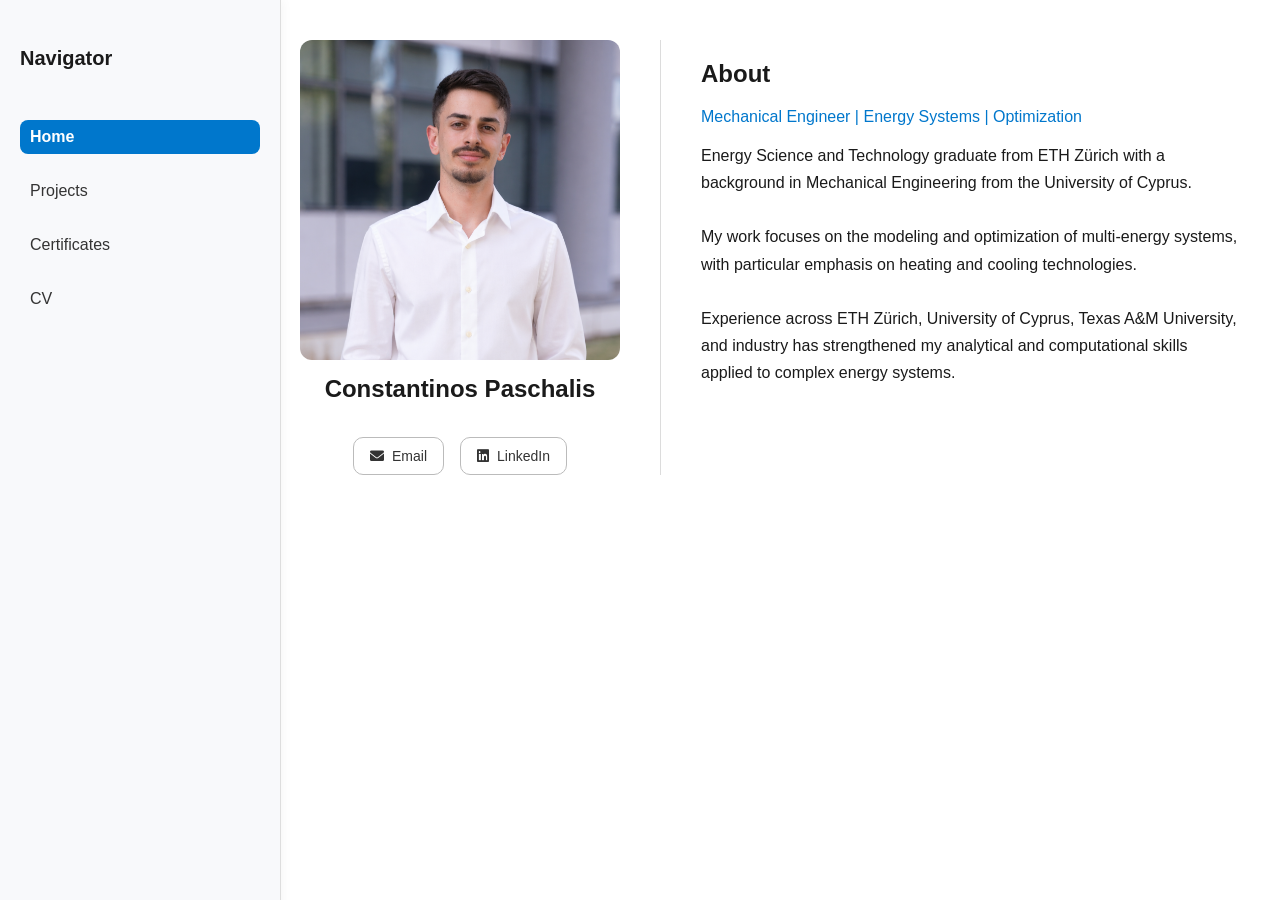
<file: index.html>
<!DOCTYPE html>
<html>
<head>
  <title>Constantinos Paschalis | Portfolio</title>
  <meta name="viewport" content="width=device-width, initial-scale=1.0">
  <meta name="description" content="Portfolio of Constantinos Paschalis - Mechanical Engineer specializing in Energy Systems and Optimization.">

  <link rel="stylesheet" href="style.css">

  <!-- ICONS -->
  <link rel="stylesheet" href="https://cdnjs.cloudflare.com/ajax/libs/font-awesome/6.0.0/css/all.min.css">
</head>
  
<body>

<!-- SIDEBAR -->
<div class="sidebar">
  <div class="mobile-header">
    <button class="menu-toggle">☰</button>
    <span class="current-page">Home</span>
  </div>
  
  <h2>Navigator</h2>

  <a href="index.html" class="nav-link active">Home</a>
  <a href="projects.html" class="nav-link">Projects</a>
  <a href="certificates.html" class="nav-link">Certificates</a>
  <a href="Constantinos_Paschalis_CV.pdf" target="_blank" rel="noopener noreferrer" class="nav-link">CV</a>
</div>

<!-- MAIN -->
<div class="main">

<div class="hero">

  <!-- LEFT -->
  <div class="hero-left">
    <img src="images/profile.png" class="profile-pic" alt="Constantinos Paschalis profile photo">
    <h1>Constantinos Paschalis</h1>

    <div class="contact-buttons">
      <a href="mailto:con.paschalis@gmail.com?subject=Hello Constantinos" class="contact-btn">
        <i class="fa-solid fa-envelope"></i> Email
      </a>

      <a href="https://www.linkedin.com/in/con-paschalis" target="_blank" rel="noopener noreferrer" class="contact-btn">
        <i class="fab fa-linkedin"></i> LinkedIn
      </a>
    </div>
  </div>

  <!-- DIVIDER -->
  <div class="hero-divider"></div>

  <!-- RIGHT -->
  <div class="hero-right">
    <h2>About</h2>
    <p class="tagline">Mechanical Engineer | Energy Systems | Optimization</p>

    <p class="intro">
      Energy Science and Technology graduate from ETH Zürich with a background in Mechanical Engineering from the University of Cyprus.

      <br><br>

      My work focuses on the modeling and optimization of multi-energy systems, with particular
      emphasis on heating and cooling technologies.

      <br><br>

      Experience across ETH Zürich, University of Cyprus, Texas A&M University, and industry
      has strengthened my analytical and computational skills applied to complex energy systems.
    </p>
  </div>

</div>

</div>

<script>
  const toggle = document.querySelector('.menu-toggle');
  const sidebar = document.querySelector('.sidebar');

  toggle.addEventListener('click', () => {
    sidebar.classList.toggle('open');
  });
</script>

</body>
</html>
</file>
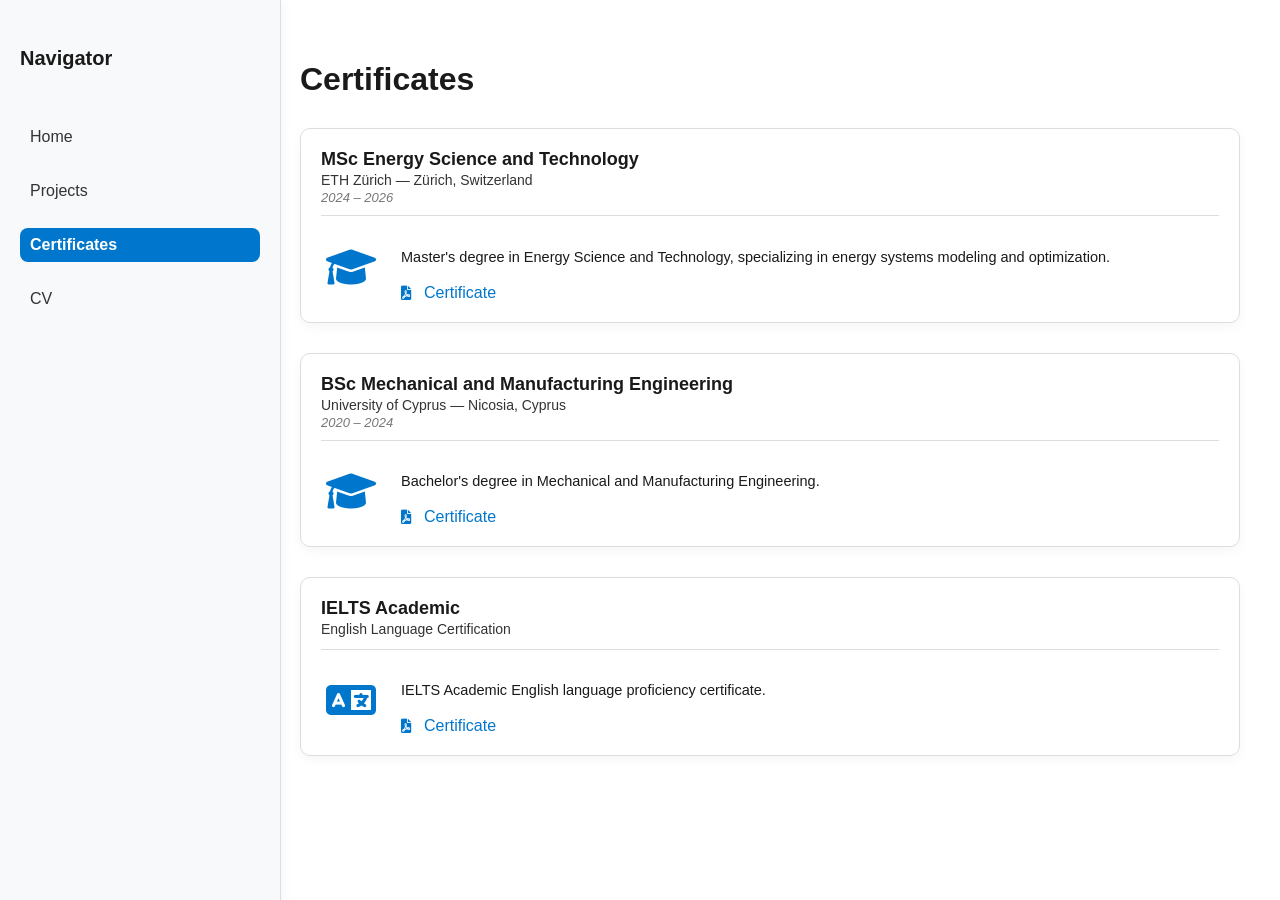
<file: certificates.html>
<!DOCTYPE html>
<html>
<head>
  <meta name="viewport" content="width=device-width, initial-scale=1.0">
  <title>Certificates | Constantinos Paschalis</title>
  <link rel="stylesheet" href="style.css">

  <link rel="stylesheet"
        href="https://cdnjs.cloudflare.com/ajax/libs/font-awesome/6.0.0/css/all.min.css">
</head>

<body>

<!-- SIDEBAR -->
<div class="sidebar">

  <div class="mobile-header">
    <button class="menu-toggle">☰</button>
    <span class="current-page">Certificates</span>
  </div>

  <h2>Navigator</h2>

  <a href="index.html" class="nav-link">Home</a>
  <a href="projects.html" class="nav-link">Projects</a>
  <a href="certificates.html" class="nav-link active">Certificates</a>
  <a href="Constantinos_Paschalis_CV.pdf"
     target="_blank"
     rel="noopener noreferrer"
     class="nav-link">CV</a>

</div>


<!-- MAIN -->
<div class="main">

  <h1>Certificates</h1>


  <!-- MSc -->
  <div class="card">

    <div class="project-header">
      <div>
        <h3 class="project-title">
          MSc Energy Science and Technology
        </h3>

        <p class="project-place">
          ETH Zürich — Zürich, Switzerland
        </p>

        <p class="project-date">
          2024 – 2026
        </p>
      </div>
    </div>

    <hr class="project-divider">

    <div class="project-body certificate-body">

      <i class="fa-solid fa-graduation-cap certificate-icon"></i>

      <div class="project-text">

        <p>
          Master's degree in Energy Science and Technology,
          specializing in energy systems modeling and optimization.
        </p>

        <div class="project-links">
          <a href="certificates/MSc.pdf"
             target="_blank"
             rel="noopener noreferrer">
            <i class="fa-solid fa-file-pdf"></i>
            Certificate
          </a>
        </div>

      </div>

    </div>

  </div>


  <!-- BSc -->
  <div class="card">

    <div class="project-header">
      <div>
        <h3 class="project-title">
          BSc Mechanical and Manufacturing Engineering
        </h3>

        <p class="project-place">
          University of Cyprus — Nicosia, Cyprus
        </p>

        <p class="project-date">
          2020 – 2024
        </p>
      </div>
    </div>

    <hr class="project-divider">

    <div class="project-body certificate-body">

      <i class="fa-solid fa-graduation-cap certificate-icon"></i>

      <div class="project-text">

        <p>
          Bachelor's degree in Mechanical and Manufacturing Engineering.
        </p>

        <div class="project-links">
          <a href="certificates/BSc.pdf"
             target="_blank"
             rel="noopener noreferrer">
            <i class="fa-solid fa-file-pdf"></i>
            Certificate
          </a>
        </div>

      </div>

    </div>

  </div>


  <!-- IELTS -->
  <div class="card">

    <div class="project-header">
      <div>
        <h3 class="project-title">
          IELTS Academic
        </h3>

        <p class="project-place">
          English Language Certification
        </p>

        <p class="project-date">
          <!-- Add date -->
        </p>
      </div>
    </div>

    <hr class="project-divider">

    <div class="project-body certificate-body">

      <i class="fa-solid fa-language certificate-icon"></i>

      <div class="project-text">

        <p>
          IELTS Academic English language proficiency certificate.
        </p>

        <div class="project-links">
          <a href="certificates/IELTs-Constantinos.pdf"
             target="_blank"
             rel="noopener noreferrer">
            <i class="fa-solid fa-file-pdf"></i>
            Certificate
          </a>
        </div>

      </div>

    </div>

  </div>

</div>


<script>

  const toggle = document.querySelector('.menu-toggle');
  const sidebar = document.querySelector('.sidebar');

  if (toggle) {
    toggle.addEventListener('click', () => {
      sidebar.classList.toggle('open');
    });
  }

</script>

</body>
</html>
</file>
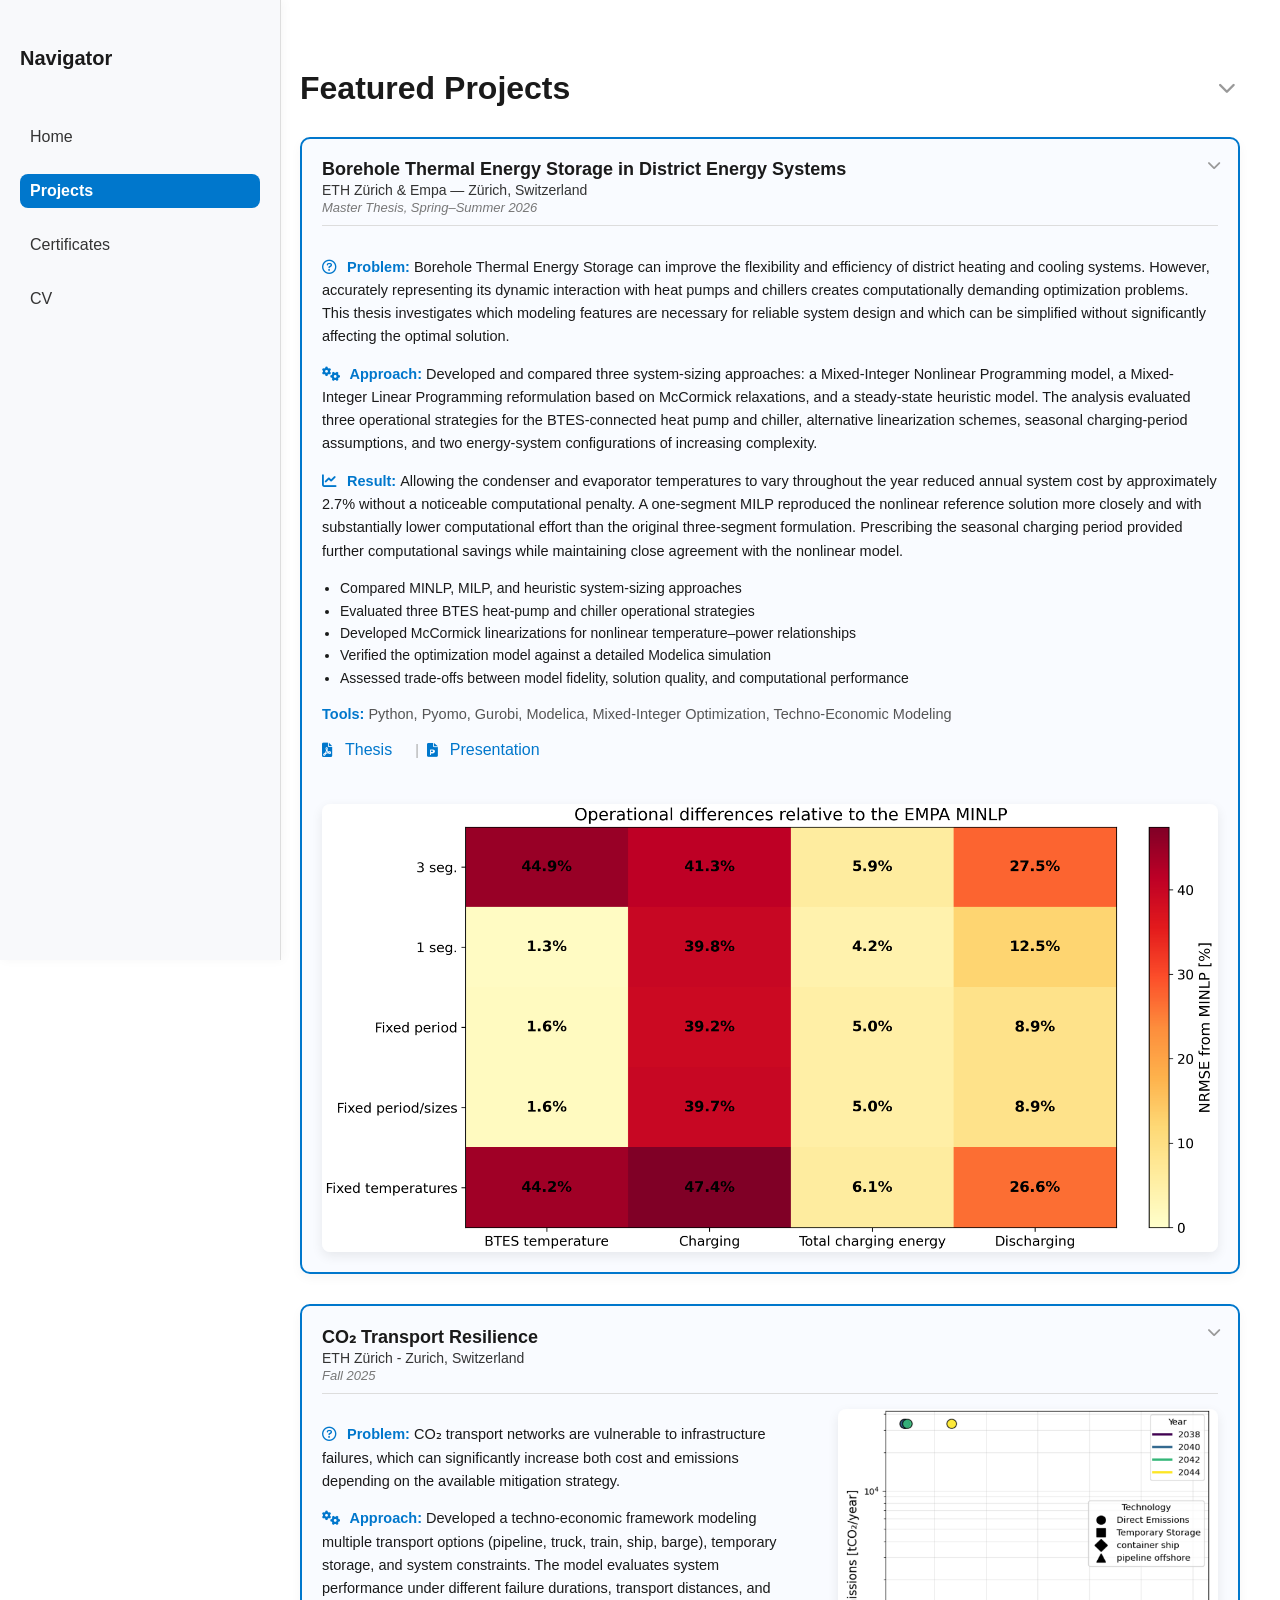
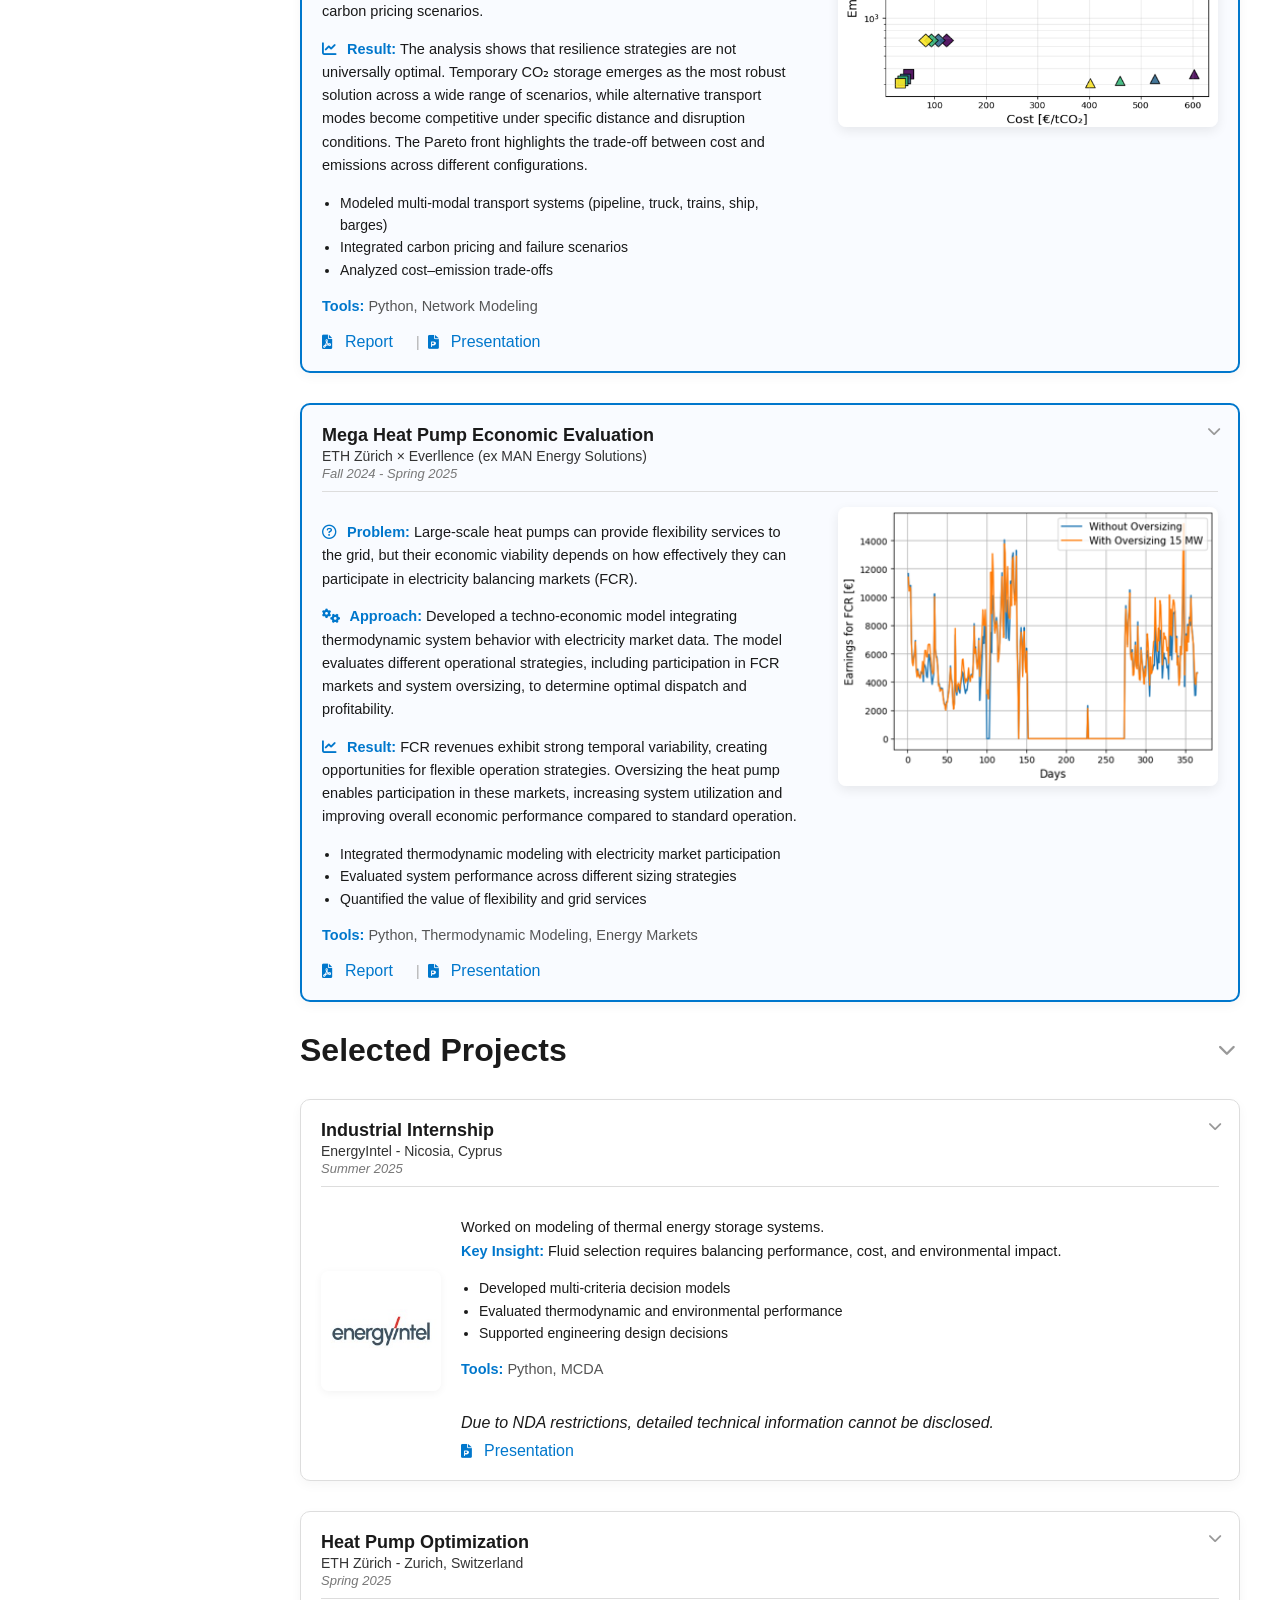
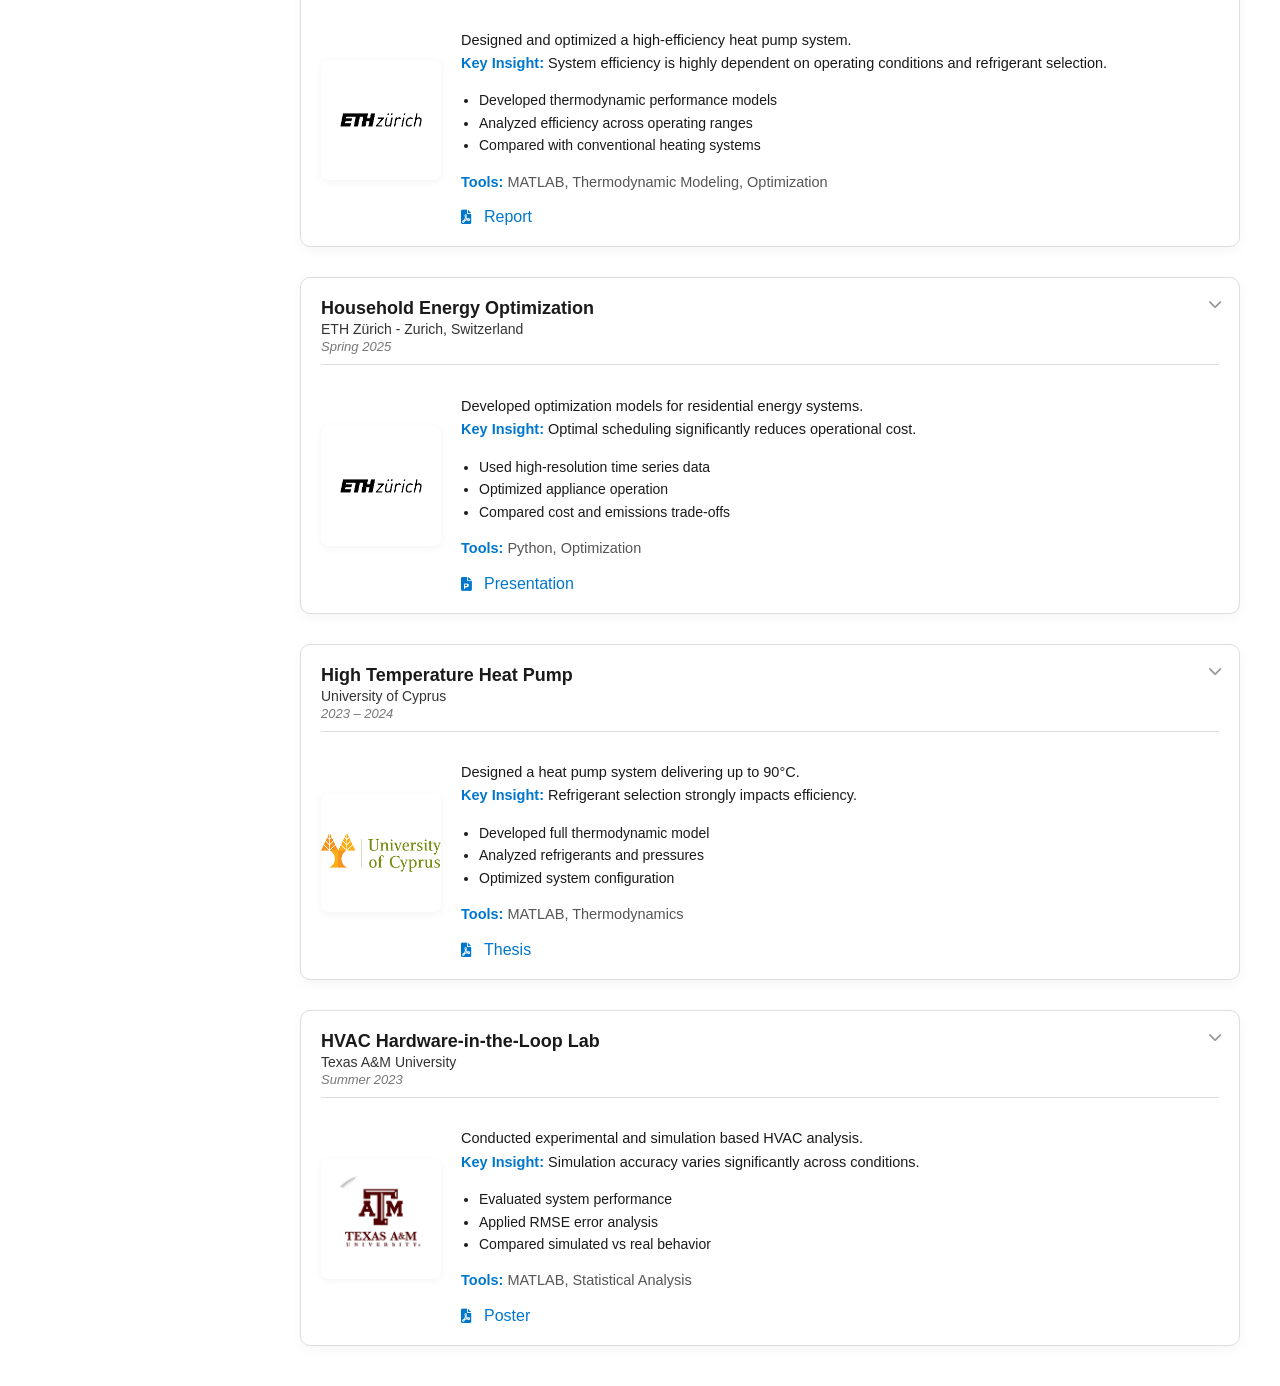
<file: projects.html>
<!DOCTYPE html>
<html>
<head>
  <meta name="viewport" content="width=device-width, initial-scale=1.0">
  <title>Projects</title>
  <link rel="stylesheet" href="style.css">
  <link rel="stylesheet" href="https://cdnjs.cloudflare.com/ajax/libs/font-awesome/6.0.0/css/all.min.css"> <!--Icon Library -->
</head>
  
<body>
  
<div class="sidebar">
  <div class="mobile-header">
    <button class="menu-toggle">☰</button>
    <span class="current-page">Projects</span>
  </div>
  
  <h2>Navigator</h2>

  <a href="index.html" class="nav-link">Home</a>
  <a href="projects.html" class="nav-link active">Projects</a>
  <a href="certificates.html" class="nav-link">Certificates</a>
  <a href="Constantinos_Paschalis_CV.pdf" target="_blank" rel="noopener noreferrer" class="nav-link">CV</a>
</div>

<div class="main">

<!-- ========================= -->
<!-- MASTER THESIS -->
<!-- ========================= -->

<div class="featured-section">

  <div class="featured-header">
    <h1>Featured Projects</h1>
    <button class="featured-toggle" aria-label="Toggle featured projects">
      <i class="fa-solid fa-chevron-down"></i>
    </button>
  </div>
  
  <div class="card featured">
    <button class="toggle-btn" aria-label="Toggle master thesis details">
      <i class="fa-solid fa-chevron-down"></i>
    </button>
  
    <div class="project-header">
      <div>
        <h3 class="project-title">
          Borehole Thermal Energy Storage in District Energy Systems
        </h3>
  
        <p class="project-place">
          ETH Zürich &amp; Empa — Zürich, Switzerland
        </p>
  
        <p class="project-date">
          Master Thesis, Spring–Summer 2026
        </p>
      </div>
    </div>
  
    <hr class="project-divider">
  
    <div class="project-body thesis-layout">
      
      <div class="project-text">
  
        <p>
          <strong>
            <i class="fa-regular fa-circle-question"></i> Problem:
          </strong>
          Borehole Thermal Energy Storage can improve the flexibility and
          efficiency of district heating and cooling systems. However, accurately
          representing its dynamic interaction with heat pumps and chillers
          creates computationally demanding optimization problems. This thesis
          investigates which modeling features are necessary for reliable system
          design and which can be simplified without significantly affecting the
          optimal solution.
        </p>
  
        <p>
          <strong>
            <i class="fa-solid fa-gears"></i> Approach:
          </strong>
          Developed and compared three system-sizing approaches: a
          Mixed-Integer Nonlinear Programming model, a Mixed-Integer Linear
          Programming reformulation based on McCormick relaxations, and a
          steady-state heuristic model. The analysis evaluated three operational
          strategies for the BTES-connected heat pump and chiller, alternative
          linearization schemes, seasonal charging-period assumptions, and two
          energy-system configurations of increasing complexity.
        </p>
  
        <p>
          <strong>
            <i class="fa-solid fa-chart-line"></i> Result:
          </strong>
          Allowing the condenser and evaporator temperatures to vary throughout
          the year reduced annual system cost by approximately 2.7% without a
          noticeable computational penalty. A one-segment MILP reproduced the
          nonlinear reference solution more closely and with substantially lower
          computational effort than the original three-segment formulation.
          Prescribing the seasonal charging period provided further computational
          savings while maintaining close agreement with the nonlinear model.
        </p>
  
        <ul class="project-highlights">
          <li>Compared MINLP, MILP, and heuristic system-sizing approaches</li>
          <li>Evaluated three BTES heat-pump and chiller operational strategies</li>
          <li>Developed McCormick linearizations for nonlinear temperature–power relationships</li>
          <li>Verified the optimization model against a detailed Modelica simulation</li>
          <li>Assessed trade-offs between model fidelity, solution quality, and computational performance</li>
        </ul>
  
        <p class="project-tech">
          <strong>Tools:</strong>
          Python, Pyomo, Gurobi, Modelica, Mixed-Integer Optimization,
          Techno-Economic Modeling
        </p>
  
        <div class="project-links">
          <a
            href="projects/Constantinos_Paschalis_Master_Thesis.pdf"
            target="_blank"
            rel="noopener noreferrer"
          >
            <i class="fa-solid fa-file-pdf"></i> Thesis
          </a>
  
          <span class="link-separator">|</span>
  
          <a
            href="projects/Constantinos Paschalis - Final Presentation.pdf"
            target="_blank"
            rel="noopener noreferrer"
          >
            <i class="fa-solid fa-file-powerpoint"></i> Presentation
          </a>
        </div>
  
      </div>
  
      <div style="width:100%; margin-top:25px;">
        <a
          href="images/rmse.png"
          target="_blank"
          rel="noopener noreferrer"
          style="display:block; width:100%;"
        >
          <img
            src="images/rmse.png"
            alt="Normalized root-mean-square differences of the linearized formulations relative to the reference MINLP model"
            loading="lazy"
            style="
              display:block;
              width:100%;
              height:auto;
              max-width:900px;
              margin:0 auto;
              border-radius:8px;
              box-shadow:0 4px 12px rgba(0,0,0,0.08);
              cursor:zoom-in;
            "
          >
        </a>
      </div>
  
    </div>
  </div>
  
    
  <!-- ========================= -->
  <!-- CO2 PROJECT -->
  <!-- ========================= -->
  
  <div class="card featured">
    <button class="toggle-btn">
      <i class="fa-solid fa-chevron-down"></i>
    </button>
  
    <div class="project-header">
      <div>
        <h3 class="project-title">CO₂ Transport Resilience</h3>
        <p class="project-place">ETH Zürich - Zurich, Switzerland</p>
        <p class="project-date">Fall 2025</p>
      </div>
    </div>
  
    <hr class="project-divider">
  
    <div class="project-body with-image">
  
      <div class="project-text">
    
        <p>
          <strong><i class="fa-regular fa-circle-question"></i> Problem:</strong> CO₂ transport networks are vulnerable to infrastructure failures, which can significantly increase both cost and emissions depending on the available mitigation strategy.
        </p>
      
        <p>
          <strong><i class="fa-solid fa-gears"></i> Approach:</strong> Developed a techno-economic framework modeling multiple transport options (pipeline, truck, train, ship, barge), temporary storage, and system constraints. The model evaluates system performance under different failure durations, transport distances, and carbon pricing scenarios.
        </p>
      
        <p>
          <strong><i class="fa-solid fa-chart-line"></i> Result:</strong> The analysis shows that resilience strategies are not universally optimal. Temporary CO₂ storage emerges as the most robust solution across a wide range of scenarios, while alternative transport modes become competitive under specific distance and disruption conditions. The Pareto front highlights the trade-off between cost and emissions across different configurations.
        </p>
        
        <ul class="project-highlights">
          <li>Modeled multi-modal transport systems (pipeline, truck, trains, ship, barges)</li>
          <li>Integrated carbon pricing and failure scenarios</li>
          <li>Analyzed cost–emission trade-offs</li>
        </ul>
    
        <p class="project-tech">
          <strong>Tools:</strong> Python, Network Modeling
        </p>
    
        <div class="project-links">
          <a href="projects/CO2_Transport_Resilience.pdf" target="_blank">
            <i class="fa-solid fa-file-pdf"></i> Report
          </a>
  
          <span class="link-separator">|</span>
          
          <a href="projects/SP_Constantinos_Paschalis_presentation.pdf" target="_blank">
            <i class="fa-solid fa-file-powerpoint"></i> Presentation
          </a>
        </div>
    
      </div>
  
      <a href="images/CO2_results.png" target="_blank">
        <img src="images/CO2_results.png" class="project-image large">
      </a>
      
    </div>
  </div>
  
  
  <!-- ========================= -->
  <!-- MEGA HEAT PUMP (FEATURED) -->
  <!-- ========================= -->
  
  <div class="card featured">
    <button class="toggle-btn">
      <i class="fa-solid fa-chevron-down"></i>
    </button>
  
    <div class="project-header">
      <div>
        <h3 class="project-title">Mega Heat Pump Economic Evaluation</h3>
        <p class="project-place">ETH Zürich × Everllence (ex MAN Energy Solutions)</p>
        <p class="project-date">Fall 2024 - Spring 2025</p>
      </div>
    </div>
  
    <hr class="project-divider">
  
    <div class="project-body with-image">
  
      <div class="project-text">
    
        <p>
          <strong><i class="fa-regular fa-circle-question"></i> Problem:</strong> Large-scale heat pumps can provide flexibility services to the grid, but their economic viability depends on how effectively they can participate in electricity balancing markets (FCR).
        </p>
      
        <p>
          <strong><i class="fa-solid fa-gears"></i> Approach:</strong> Developed a techno-economic model integrating thermodynamic system behavior with electricity market data. The model evaluates different operational strategies, including participation in FCR markets and system oversizing, to determine optimal dispatch and profitability.
        </p>
      
        <p>
          <strong><i class="fa-solid fa-chart-line"></i> Result:</strong> FCR revenues exhibit strong temporal variability, creating opportunities for flexible operation strategies. Oversizing the heat pump enables participation in these markets, increasing system utilization and improving overall economic performance compared to standard operation.
        </p>
    
        <ul class="project-highlights">
          <li>Integrated thermodynamic modeling with electricity market participation</li>
          <li>Evaluated system performance across different sizing strategies</li>
          <li>Quantified the value of flexibility and grid services</li>
        </ul>
    
        <p class="project-tech">
          <strong>Tools:</strong> Python, Thermodynamic Modeling, Energy Markets
        </p>
    
        <div class="project-links">
          <a href="projects/Case_Study_FInal_Report.pdf" target="_blank">
            <i class="fa-solid fa-file-pdf"></i>Report
          </a>
  
          <span class="link-separator">|</span>
          
          <a href="projects/Case_Study_FInal_Presentation.pdf" target="_blank">
            <i class="fa-solid fa-file-powerpoint"></i> Presentation
          </a>
        </div>
    
      </div>
  
      <a href="images/MAN_results.png" target="_blank">
        <img src="images/MAN_results.png" class="project-image large">
      </a>
    
    </div>
  </div>
</div>

  
<div class="selected-section">

    <div class="selected-header">
        <h1>Selected Projects</h1>
        <button class="selected-toggle">
            <i class="fas fa-chevron-down"></i>
        </button>
    </div>

  
  <!-- ========================= -->
  <!-- ENERGY INTEL -->
  <!-- ========================= -->
  
  <div class="card">
    <button class="toggle-btn">
      <i class="fa-solid fa-chevron-down"></i>
    </button>
  
    <div class="project-header">
      <div>
        <h3 class="project-title">Industrial Internship</h3>
        <p class="project-place">EnergyIntel - Nicosia, Cyprus</p>
        <p class="project-date">Summer 2025</p>
      </div>
    </div>
  
    <hr class="project-divider">
  
    <div class="project-body">
      <img src="images/energy_intel.jpeg" class="project-image">
      <div class="project-text">
  
        <p>
          Worked on modeling of thermal energy storage systems.<br>
  
          <strong>Key Insight:</strong> Fluid selection requires balancing performance, cost, and environmental impact.
        </p>
  
        <ul class="project-highlights">
          <li>Developed multi-criteria decision models</li>
          <li>Evaluated thermodynamic and environmental performance</li>
          <li>Supported engineering design decisions</li>
        </ul>
  
        <p class="project-tech">
          <strong>Tools:</strong> Python, MCDA
        </p>
  
        <br>
  
        <em>Due to NDA restrictions, detailed technical information cannot be disclosed.</em>
  
        <div class="project-links">
          <a href="projects/EnergyIntel_Internship.pdf" target="_blank" rel="noopener noreferrer">
            <i class="fa-solid fa-file-powerpoint"></i> Presentation
          </a>
        </div>
  
      </div>
    </div>
  </div>
    
    
  
  <!-- ========================= -->
  <!-- HEAT PUMP OPTIMIZATION -->
  <!-- ========================= -->
  
  <div class="card">
    <button class="toggle-btn">
      <i class="fa-solid fa-chevron-down"></i>
    </button>
    <div class="project-header">
      <div>
        <h3 class="project-title">Heat Pump Optimization</h3>
        <p class="project-place">ETH Zürich - Zurich, Switzerland</p>
        <p class="project-date">Spring 2025</p>
      </div>
    </div>
  
    <hr class="project-divider">
  
    <div class="project-body">
      <img src="images/eth.png" class="project-image">
      <div class="project-text">
  
        <p>
          Designed and optimized a high-efficiency heat pump system.<br>
  
          <strong>Key Insight:</strong> System efficiency is highly dependent on operating conditions and refrigerant selection.
        </p>
  
        <ul class="project-highlights">
          <li>Developed thermodynamic performance models</li>
          <li>Analyzed efficiency across operating ranges</li>
          <li>Compared with conventional heating systems</li>
        </ul>
  
        <p class="project-tech">
          <strong>Tools:</strong> MATLAB, Thermodynamic Modeling, Optimization
        </p>
  
        <div class="project-links">
          <a href="projects/Heat_Pump_Optimization.pdf" target="_blank">
            <i class="fa-solid fa-file-pdf"></i> Report
          </a>
        </div>
  
      </div>
    </div>
  </div>
  
  
  <!-- ========================= -->
  <!-- HOUSEHOLD -->
  <!-- ========================= -->
  
  <div class="card">
    <button class="toggle-btn">
      <i class="fa-solid fa-chevron-down"></i>
    </button>
    <div class="project-header">
      <div>
        <h3 class="project-title">Household Energy Optimization</h3>
        <p class="project-place">ETH Zürich - Zurich, Switzerland</p>
        <p class="project-date">Spring 2025</p>
      </div>
    </div>
  
    <hr class="project-divider">
  
    <div class="project-body">
      <img src="images/eth.png" class="project-image">
      <div class="project-text">
  
        <p>
          Developed optimization models for residential energy systems.<br>
  
          <strong>Key Insight:</strong> Optimal scheduling significantly reduces operational cost.
        </p>
  
        <ul class="project-highlights">
          <li>Used high-resolution time series data</li>
          <li>Optimized appliance operation</li>
          <li>Compared cost and emissions trade-offs</li>
        </ul>
  
        <p class="project-tech">
          <strong>Tools:</strong> Python, Optimization
        </p>
  
        <div class="project-links">
          <a href="projects/Household_Appliances_Optimization.pdf" target="_blank">
            <i class="fa-solid fa-file-powerpoint"></i> Presentation
          </a>
        </div>
  
      </div>
    </div>
  </div>
  
  
  <!-- ========================= -->
  <!-- BACHELOR -->
  <!-- ========================= -->
  
  <div class="card">
    <button class="toggle-btn">
      <i class="fa-solid fa-chevron-down"></i>
    </button>
    <div class="project-header">
      <div>
        <h3 class="project-title">High Temperature Heat Pump</h3>
        <p class="project-place">University of Cyprus</p>
        <p class="project-date">2023 – 2024</p>
      </div>
    </div>
  
    <hr class="project-divider">
  
    <div class="project-body">
      <img src="images/ucy.png" class="project-image">
      <div class="project-text">
  
        <p>
          Designed a heat pump system delivering up to 90°C.<br>
  
          <strong>Key Insight:</strong> Refrigerant selection strongly impacts efficiency.
        </p>
  
        <ul class="project-highlights">
          <li>Developed full thermodynamic model</li>
          <li>Analyzed refrigerants and pressures</li>
          <li>Optimized system configuration</li>
        </ul>
  
        <p class="project-tech">
          <strong>Tools:</strong> MATLAB, Thermodynamics
        </p>
  
        <div class="project-links">
          <a href="projects/Bachelor_Thesis.pdf" target="_blank">
            <i class="fa-solid fa-file-pdf"></i> Thesis
          </a>
        </div>
  
      </div>
    </div>
  </div>
  
  
  <!-- ========================= -->
  <!-- HVAC LAB -->
  <!-- ========================= -->
  
  <div class="card">
    <button class="toggle-btn">
      <i class="fa-solid fa-chevron-down"></i>
    </button>
    <div class="project-header">
      <div>
        <h3 class="project-title">HVAC Hardware-in-the-Loop Lab</h3>
        <p class="project-place">Texas A&M University</p>
        <p class="project-date">Summer 2023</p>
      </div>
    </div>
  
    <hr class="project-divider">
  
    <div class="project-body">
      <img src="images/A&M.webp" class="project-image">
      <div class="project-text">
  
        <p>
          Conducted experimental and simulation based HVAC analysis.<br>
  
          <strong>Key Insight:</strong> Simulation accuracy varies significantly across conditions.
        </p>
  
        <ul class="project-highlights">
          <li>Evaluated system performance</li>
          <li>Applied RMSE error analysis</li>
          <li>Compared simulated vs real behavior</li>
        </ul>
  
        <p class="project-tech">
          <strong>Tools:</strong> MATLAB, Statistical Analysis
        </p>
  
        <div class="project-links">
          <a href="projects/Constantinos_Paschalis_UCY_A&M.pdf" target="_blank">
            <i class="fa-solid fa-file-pdf"></i> Poster
          </a>
        </div>
  
      </div>
    </div>
  </div>
  
  
  </div>
  
  
  <!-- ALZHEIMER RESEARCH UCY -->
  <!--
  <div class="card">
    <div class="project-header">
      <div>
        <h3 class="project-title">Alzheimer’s Disease Progression Modeling</h3>
        <p class="project-place">University of Cyprus - Nicosia, Cyprus</p>
        <p class="project-date">Spring 2022 – Fall 2022</p>
      </div>
    </div>
  
    <hr class="project-divider">
  
    <div class="project-body triple-layout">
  
      <img src="images/ucy.png" class="project-side-logo">
  
      <div class="project-text">
        <p>
          Worked on a mathematical model to study the progression of Alzheimer’s disease,
          focusing on the propagation of misfolded proteins (Tau and Amyloid-β) across the brain.
          The model incorporated diffusion mechanisms and neural connectivity using finite
          element methods to simulate protein concentration across brain regions.
        </p>
      </div>
  
      <img src="images/AD.png" class="project-image">
  
    </div>
  </div>
  -->
</div>
  

  
<script>
  // sidebar toggle (keep)
  const toggle = document.querySelector('.menu-toggle');
  const sidebar = document.querySelector('.sidebar');

  if (toggle) {
    toggle.addEventListener('click', () => {
      sidebar.classList.toggle('open');
    });
  }

  // project collapse (fixed)
  document.querySelectorAll('.toggle-btn').forEach(btn => {
    btn.addEventListener('click', (e) => {
      const card = e.target.closest('.card');

      card.classList.toggle('collapsed');
      card.classList.toggle('open');
    });
  });
</script>

<script>
  // Featured Projects collapse
  const featuredToggle = document.querySelector('.featured-toggle');
  const featuredSection = document.querySelector('.featured-section');

  if (featuredToggle) {
    featuredToggle.addEventListener('click', () => {
      featuredSection.classList.toggle('collapsed');
    });
  }
</script>

<script>  
  // Selected Projects collapse
    
  const selectedToggle = document.querySelector('.selected-toggle');
  const selectedSection = document.querySelector('.selected-section');
  
  if (selectedToggle && selectedSection) {
      selectedToggle.addEventListener('click', () => {
          selectedSection.classList.toggle('collapsed');
      });
  }  
</script>
    
</body>
</html>
</file>
<file: style.css>
/* ========================= */
/* GLOBAL */
/* ========================= */

html {
  scroll-behavior: smooth;
}

body {
  margin: 0;
  font-family: -apple-system, BlinkMacSystemFont, "Segoe UI", sans-serif;
  background: #ffffff;
  color: #1a1a1a;
  display: flex;

  animation: fadeIn 0.4s ease;
}

/* PAGE FADE-IN */
@keyframes fadeIn {
  from { opacity: 0; }
  to { opacity: 1; }
}

/* ========================= */
/* SIDEBAR */
/* ========================= */

.sidebar {
  width: 240px;
  height: 100vh;
  background: #f8f9fb;
  border-right: 1px solid #ddd;
  padding: 30px 20px;
  position: fixed;

  display: flex;
  flex-direction: column;
  gap: 20px;

  box-shadow: 2px 0 10px rgba(0,0,0,0.04);
}

.sidebar h2 {
  margin-bottom: 30px;
  font-size: 20px;
}

/* NAV LINKS */

.sidebar a {
  display: block;
  font-size: 16px;
  padding: 8px 10px;
  border-radius: 8px;

  color: #333;
  text-decoration: none;
  font-weight: 500;

  transition: all 0.2s ease;
  position: relative;
}

/* HOVER */
.sidebar a:hover {
  background: #eef5ff;
  color: #0077cc;
  transform: translateX(3px);
}

/* ACTIVE LINK */
.nav-link.active {
  background: #0077cc;
  color: white;
  font-weight: 600;
}

/* ========================= */
/* MAIN */
/* ========================= */

.main {
  margin-left: 260px;
  padding: 40px;
  max-width: 1000px;
  width: 100%;
}

/* ========================= */
/* HERO */
/* ========================= */

.hero {
  display: flex;
  align-items: stretch;
  gap: 40px;
}

.hero-left {
  display: flex;
  flex-direction: column;
  align-items: center;
  min-width: 300px;
}

.profile-pic {
  width: 320px;
  height: 320px;
  border-radius: 12px;
  object-fit: cover;
}

.hero-left h1 {
  margin-top: 15px;
  font-size: 24px;
  text-align: center;
}

/* CONTACT BUTTONS */

.contact-buttons {
  display: flex;
  gap: 16px;
  margin-top: 18px;
}

.contact-btn {
  display: flex;
  align-items: center;
  gap: 8px;

  padding: 10px 16px;
  border: 1px solid #bbb;
  border-radius: 10px;

  background: #ffffff;
  text-decoration: none;
  color: #333;
  font-size: 14px;

  cursor: pointer;

  transition: all 0.2s ease;
}

.contact-btn:hover {
  background: #f5f9ff;
  border-color: #0077cc;
  color: #0077cc;
  transform: translateY(-1px);
}

.contact-btn:active {
  transform: scale(0.97);
}

/* DIVIDER */

.hero-divider {
  width: 1px;
  background: #dcdcdc;
}

/* RIGHT SIDE */

.hero-right {
  flex: 1;
}

.tagline {
  color: #0077cc;
  font-weight: 500;
  margin-bottom: 15px;
}

.intro {
  line-height: 1.7;
}

/* ========================= */
/* PROJECT CARDS */
/* ========================= */

.card {
  background: #ffffff;
  padding: 20px;
  margin-top: 30px;
  border-radius: 10px;
  border: 1px solid #ddd;

  box-shadow: 0 4px 12px rgba(0,0,0,0.04);
  transition: transform 0.2s ease, box-shadow 0.2s ease;
}

.card:hover {
  transform: translateY(-4px);
  box-shadow: 0 10px 25px rgba(0,0,0,0.08);
}

.project-header {
  display: flex;
  align-items: center;
  gap: 10px;
}

.project-title {
  margin: 0;
  font-size: 18px;
  font-weight: 600;
}

.project-place {
  margin: 2px 0;
  font-size: 14px;
  color: #333;
  font-weight: 500;
}

.project-date {
  margin: 0;
  font-size: 13px;
  color: #777;
  font-style: italic;
}

.project-divider {
  border: none;
  height: 1px;
  background: #ddd;
  margin: 10px 0 15px 0;
}

.project-body {
  display: flex;
  gap: 20px;
  margin-top: 10px;
  align-items: center;
}

.project-body.reverse {
  flex-direction: row-reverse;
}

.project-body.triple-layout {
  display: flex;
  align-items: center;
  gap: 20px;
}

.project-image {
  width: 120px;
  border-radius: 8px;
  object-fit: cover;
  box-shadow: 0 2px 8px rgba(0,0,0,0.05);
}

.eth-image {
  width: 120px;
}

.project-side-logo {
  width: 60px;
}

.project-text {
  flex: 1;
}

.project-highlights {
  margin-top: 10px;
  padding-left: 18px;
  font-size: 14px;
  line-height: 1.6;
}

.project-tech {
  font-size: 13px;
  color: #555;
  margin-top: 8px;
}

/* BETTER TEXT READABILITY */

.project-text p {
  line-height: 1.6;
  font-size: 14.5px;
}

/* INTERACTIVE LINKS */

.project-links a {
  margin-right: 15px;
  color: #0077cc;
  text-decoration: none;
  position: relative;
  font-weight: 500;
}

.project-links a::after {
  content: "";
  position: absolute;
  width: 0%;
  height: 2px;
  left: 0;
  bottom: -2px;
  background: #0077cc;
  transition: width 0.25s ease;
}

.project-links a:hover::after {
  width: 100%;
}

/* MASTER THESIS LAYOUT */
.project-body.thesis-layout {
  display: flex;
  flex-direction: column;
  align-items: stretch;
  gap: 20px;
}

.project-body.thesis-layout .project-text {
  width: 100%;
}

.project-body.thesis-layout > div:last-child {
  width: 100%;
  margin-top: 5px;
}

.project-body.thesis-layout .project-image {
  width: 100%;
  max-width: 900px;
  margin: 0 auto;
}

/* ========================= */
/* MOBILE */
/* ========================= */

.menu-toggle {
  display: none;
}

.mobile-header {
  display: none;
}

@media (max-width: 768px) {

  body {
    flex-direction: column;
  }

  /* SIDEBAR */
  .sidebar {
    width: 100%;
    height: auto;
    position: relative;
    padding: 10px 15px;
    border-bottom: 1px solid #ddd;

    display: flex;
    flex-direction: column;
    gap: 10px;
  }
  
  /* TOP BAR */
  
  .mobile-header {
    display: flex;
    align-items: center;
    gap: 12px;
    padding: 8px 0;
    border-bottom: 1px solid #eee;
  } 

  .menu-toggle {
    display: block;
    font-size: 22px;
    background: none;
    border: none;
    cursor: pointer;
  }

  .menu-toggle:active {
    transform: scale(0.9);
  }

  .current-page {
    font-size: 16px;
    font-weight: 600;
  }

  /* MENU ANIMATION */
  .sidebar h2,
  .sidebar a {
    opacity: 0;
    transform: translateY(-10px);
    display: none;
    transition: all 0.25s ease;
  }

  .sidebar.open h2,
  .sidebar.open a {
    display: block;
    opacity: 1;
    transform: translateY(0);
    margin-top: 10px;
  }

  /* MAIN */
  .main {
    margin-left: 0;
    padding: 10px 15px;
  }

  /* HERO */
  .hero {
    flex-direction: column;
    gap: 20px;
  }

  .hero-divider {
    display: none;
  }

  .profile-pic {
    width: 200px;
    height: 200px;
  }

  .hero-left h1 {
    font-size: 20px;
  }

  /* BUTTONS */
  .contact-buttons {
    flex-direction: column;
    width: 100%;
  }

  .contact-btn {
    justify-content: center;
    width: 100%;
  }

  /* PROJECTS */
  .project-body,
  .project-body.reverse,
  .project-body.triple-layout {
    flex-direction: column;
    align-items: flex-start;
  }

  .project-image {
    width: 100%;
    max-width: 250px;
  }

  .project-side-logo {
    width: 50px;
  }

  .card {
    padding: 15px;
  }
}

/* ========================= */
/* NEW: RESULT IMAGE LAYOUT */
/* ========================= */

/* For projects with result images (CO2, MAN) */
.project-body.with-image {
  display: flex;
  align-items: flex-start;
  gap: 25px;
}

/* Make text take available space */
.project-body.with-image .project-text {
  flex: 1;
}

/* Large result images (right side) */
.project-image.large {
  width: 380px;
  max-width: 100%;
  border-radius: 8px;
  margin-left: 10px;
  box-shadow: 0 4px 12px rgba(0,0,0,0.08);
  cursor: zoom-in;
  transition: transform 0.2s ease;
}

/* ========================= */
/* FEATURED PROJECT */
/* ========================= */

.card.featured {
  border: 2px solid #0077cc;
  background: #f9fbff;
}

/* ========================= */
/* MOBILE FIX FOR NEW LAYOUT */
/* ========================= */

@media (max-width: 768px) {

  /* Stack image below text */
  .project-body.with-image {
    flex-direction: column;
  }

  .project-image.large {
    width: 100%;
    max-width: 300px;
    margin-left: 0;
    margin-top: 10px;
  }
}

/* ========================= */
/* PROJECT LINK STYLE */
/* ========================= */

.project-links {
  margin-top: 10px;
  display: flex;
  align-items: center;
  gap: 8px;
}

.project-links a {
  color: #0077cc;
  text-decoration: none;
  font-weight: 500;
  display: flex;
  align-items: center;
  gap: 6px;
  transition: all 0.2s ease;
}

/* ICON COLOR */
.project-links i {
  font-size: 14px;
}

/* HOVER */
.project-links a:hover {
  color: #005fa3;
  transform: translateY(-1px);
}

/* SEPARATOR */
.link-separator {
  color: #aaa;
  font-size: 14px;
}

.project-text strong {
  color: #0077cc;
}

.project-text i {
  margin-right: 6px;
  color: #0077cc;
}

/* ========================= */
/* COLLAPSIBLE CARDS */
/* ========================= */

.card {
  position: relative;
}

/* TOGGLE ICON (clean, no box) */
.toggle-btn {
  position: absolute;
  top: 18px;
  right: 18px;

  background: none;
  border: none;
  padding: 0;

  font-size: 14px;
  color: #999;
  cursor: pointer;

  transition: all 0.2s ease;
}

/* hover */
.toggle-btn:hover {
  color: #0077cc;
  transform: scale(1.2);
}

/* rotate when open */
.card.open .toggle-btn i {
  transform: rotate(180deg);
}

/* CONTENT */
.card .project-body,
.card .project-divider {
  transition: all 0.3s ease;
}

/* COLLAPSE CONTENT */
.card.collapsed .project-body,
.card.collapsed .project-divider {
  display: none;
}

/* ========================= */
/* CERTIFICATES */
/* ========================= */

.certificate-body {
  align-items: center;
}

.certificate-icon {
  font-size: 40px;
  color: #0077cc;
  width: 60px;
  text-align: center;
}

/* ========================= */
/* FEATURED PROJECTS TOGGLE */
/* ========================= */

.featured-header {
  display: flex;
  align-items: center;
  justify-content: space-between;
  margin-top: 30px;
}

.featured-header h1 {
  margin: 0;
}

.featured-toggle {
  background: none;
  border: none;
  color: #999;
  font-size: 18px;
  cursor: pointer;
  padding: 5px;
  transition: all 0.2s ease;
}

.featured-toggle:hover {
  color: #0077cc;
}

.featured-toggle i {
  transition: transform 0.2s ease;
}

.featured-section.collapsed .featured-toggle i {
  transform: rotate(-90deg);
}

.featured-section.collapsed .card.featured {
    display: none;
}


.selected-header {
    display: flex;
    align-items: center;
    justify-content: space-between;
    margin-top: 30px;
}

.selected-header h1 {
    margin: 0;
}

.selected-toggle {
    background: none;
    border: none;
    color: #999;
    font-size: 18px;
    cursor: pointer;
    padding: 5px;
}

.selected-toggle:hover {
    color: #0077cc;
}

.selected-toggle i {
    transition: transform 0.2s ease;
}

.selected-section.collapsed .selected-toggle i {
    transform: rotate(-90deg);
}

.selected-section.collapsed .card {
    display: none;
}

.selected-section.collapsed .card {
    display: none;
}
</file>
